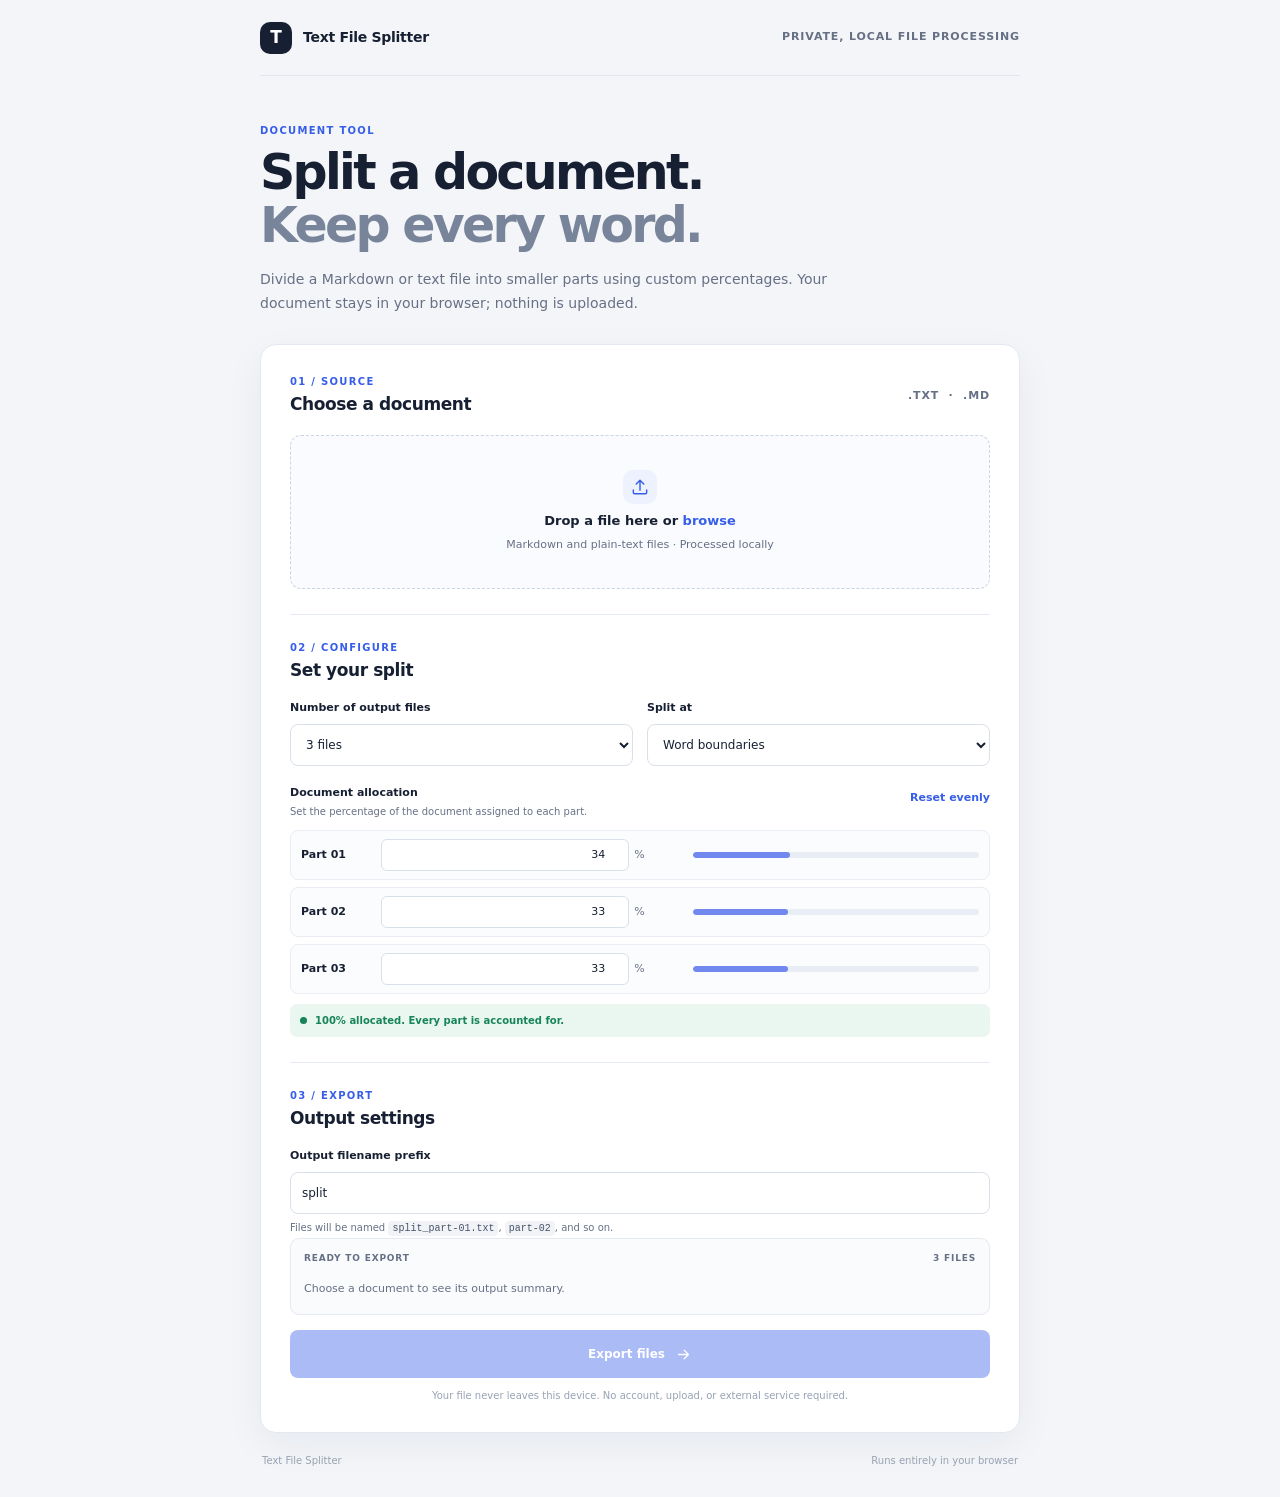
<file: index.html>
<!doctype html>
<html lang="en">
<head>
  <meta charset="utf-8">
  <meta name="viewport" content="width=device-width, initial-scale=1">
  <meta name="theme-color" content="#101827">
  <meta name="description" content="Split plain-text and Markdown documents into accurately sized parts.">
  <title>Text File Splitter</title>
  <link rel="stylesheet" href="styles.css">
  <script src="app.js" defer></script>
</head>
<body>
  <main class="app-shell">
    <header class="app-header">
      <a class="brand" href="./" aria-label="Text File Splitter home">
        <span class="brand-mark" aria-hidden="true">T</span>
        <span>Text File Splitter</span>
      </a>
      <span class="header-note">Private, local file processing</span>
    </header>
    <section class="intro">
      <p class="eyebrow">DOCUMENT TOOL</p>
      <h1>Split a document.<br><span>Keep every word.</span></h1>
      <p class="intro-copy">Divide a Markdown or text file into smaller parts using custom percentages. Your document stays in your browser; nothing is uploaded.</p>
    </section>
    <section class="workspace" aria-label="File splitting workspace">
      <div class="section-heading">
        <div><p class="step-label">01 / SOURCE</p><h2>Choose a document</h2></div>
        <span class="file-types">.TXT&nbsp; · &nbsp;.MD</span>
      </div>
      <label class="drop-zone" id="dropZone" for="fileInput">
        <input id="fileInput" type="file" accept=".txt,.md,text/plain,text/markdown">
        <span class="upload-icon" aria-hidden="true"><svg viewBox="0 0 24 24" fill="none"><path d="M12 16V4m0 0L7.5 8.5M12 4l4.5 4.5M4 15.5v3A1.5 1.5 0 0 0 5.5 20h13a1.5 1.5 0 0 0 1.5-1.5v-3" stroke="currentColor" stroke-width="1.7" stroke-linecap="round" stroke-linejoin="round"/></svg></span>
        <span class="drop-title" id="dropTitle">Drop a file here or <strong>browse</strong></span>
        <span class="drop-hint">Markdown and plain-text files · Processed locally</span>
      </label>
      <div class="file-summary" id="fileSummary" hidden>
        <div class="file-summary-main"><span class="file-badge" aria-hidden="true">TXT</span><div class="file-details"><strong id="fileName">No file selected</strong><span id="fileStats"></span></div></div>
        <button class="text-button" id="removeFile" type="button">Remove</button>
      </div>
      <p class="notice" id="fileNotice" role="status" hidden></p>
      <div class="section-divider"></div>
      <div class="section-heading"><div><p class="step-label">02 / CONFIGURE</p><h2>Set your split</h2></div></div>
      <div class="settings-grid">
        <div class="field"><label for="partCount">Number of output files</label><select id="partCount">
          <option value="2">2 files</option><option value="3" selected>3 files</option><option value="4">4 files</option><option value="5">5 files</option><option value="6">6 files</option><option value="7">7 files</option><option value="8">8 files</option><option value="9">9 files</option><option value="10">10 files</option><option value="12">12 files</option><option value="15">15 files</option><option value="20">20 files</option>
        </select></div>
        <div class="field"><label for="splitMode">Split at</label><select id="splitMode"><option value="words" selected>Word boundaries</option><option value="characters">Exact character positions</option></select></div>
      </div>
      <div class="allocation-heading"><div><label class="group-label">Document allocation</label><p class="field-help">Set the percentage of the document assigned to each part.</p></div><button class="text-button" id="resetAllocation" type="button">Reset evenly</button></div>
      <div class="allocation-list" id="allocationList"></div>
      <div class="allocation-status" id="allocationStatus" role="status" aria-live="polite"><span class="status-dot" aria-hidden="true"></span><span id="allocationMessage">Allocations must total 100%.</span></div>
      <div class="section-divider"></div>
      <div class="section-heading"><div><p class="step-label">03 / EXPORT</p><h2>Output settings</h2></div></div>
      <div class="field"><label for="filePrefix">Output filename prefix</label><input id="filePrefix" type="text" maxlength="100" value="split" autocomplete="off" spellcheck="false"><p class="field-help">Files will be named <code id="filenameExample">split_part-01.txt</code>, <code>part-02</code>, and so on.</p></div>
      <div class="export-preview" id="exportPreview"><div class="preview-heading"><span>READY TO EXPORT</span><span id="previewCount">3 FILES</span></div><div class="preview-empty" id="previewEmpty">Choose a document to see its output summary.</div><div class="preview-details" id="previewDetails" hidden></div></div>
      <button class="primary-button" id="exportButton" type="button" disabled><span>Export files</span><svg viewBox="0 0 24 24" fill="none" aria-hidden="true"><path d="M5 12h14m-6-6 6 6-6 6" stroke="currentColor" stroke-width="1.8" stroke-linecap="round" stroke-linejoin="round"/></svg></button>
      <p class="privacy-note">Your file never leaves this device. No account, upload, or external service required.</p>
      <p class="result-message" id="resultMessage" role="status" aria-live="polite" hidden></p>
    </section>
    <footer class="app-footer"><span>Text File Splitter</span><span>Runs entirely in your browser</span></footer>
  </main>
</body>
</html>
</file>
<file: styles.css>
:root {
  color-scheme: light;
  --page: #f3f5f8; --surface: #fff; --ink: #172033; --muted: #667085;
  --subtle: #98a2b3; --line: #e5e9f0; --accent: #375ee8; --accent-dark: #284bd0;
  --accent-soft: #eef2ff; --success: #16845b; --success-bg: #eaf7f0;
  --warning: #a15c12; --warning-bg: #fff5e8; --danger: #b42318;
  font-family: Inter, ui-sans-serif, system-ui, -apple-system, BlinkMacSystemFont, "Segoe UI", sans-serif;
}
* { box-sizing: border-box; }
body { margin: 0; min-width: 320px; background: var(--page); color: var(--ink); line-height: 1.5; }
button, input, select { font: inherit; } button, select { cursor: pointer; }
.app-shell { width: min(100% - 40px, 760px); margin: 0 auto; }
.app-header { height: 76px; display: flex; align-items: center; justify-content: space-between; border-bottom: 1px solid #e1e6ed; }
.brand { display: inline-flex; align-items: center; gap: 11px; color: var(--ink); font-size: 14px; font-weight: 750; letter-spacing: -.02em; text-decoration: none; }
.brand-mark { display: grid; place-items: center; width: 32px; height: 32px; border-radius: 10px; background: #172033; color: #fff; font-size: 17px; font-weight: 750; }
.header-note, .file-types { color: var(--muted); font-size: 11px; font-weight: 650; letter-spacing: .08em; text-transform: uppercase; }
.intro { padding: 47px 0 29px; }
.eyebrow, .step-label { margin: 0 0 9px; color: var(--accent); font-size: 10px; font-weight: 800; letter-spacing: .13em; }
h1 { margin: 0; font-size: clamp(35px, 7vw, 49px); line-height: 1.08; letter-spacing: -.055em; font-weight: 780; }
h1 span { color: #78849a; }
.intro-copy { max-width: 570px; margin: 15px 0 0; color: var(--muted); font-size: 14px; line-height: 1.7; }
.workspace { padding: 29px; background: var(--surface); border: 1px solid #e4e8ef; border-radius: 16px; box-shadow: 0 12px 38px rgba(26,39,67,.055); }
.section-heading { display: flex; justify-content: space-between; align-items: center; margin-bottom: 17px; }
.section-heading .step-label { margin-bottom: 3px; } h2 { margin: 0; font-size: 17px; letter-spacing: -.025em; }
.drop-zone { min-height: 154px; display: flex; flex-direction: column; justify-content: center; align-items: center; gap: 7px; padding: 20px; border: 1.5px dashed #cbd4e2; border-radius: 11px; background: #fafbfe; text-align: center; cursor: pointer; transition: border-color .16s,background .16s; }
.drop-zone:hover, .drop-zone.is-dragging { border-color: var(--accent); background: #f5f7ff; }
.drop-zone input { position: absolute; width: 1px; height: 1px; opacity: 0; overflow: hidden; }
.drop-zone:focus-within { outline: 3px solid #c7d2fe; outline-offset: 3px; }
.upload-icon { width: 34px; height: 34px; display: grid; place-items: center; color: var(--accent); background: var(--accent-soft); border-radius: 10px; }
.upload-icon svg { width: 20px; height: 20px; } .drop-title { font-size: 13px; font-weight: 650; }
.drop-title strong { color: var(--accent); } .drop-hint { color: var(--muted); font-size: 11px; }
.file-summary { display: flex; justify-content: space-between; align-items: center; gap: 12px; margin-top: 12px; padding: 12px; border: 1px solid var(--line); border-radius: 10px; }
.file-summary-main { display: flex; align-items: center; gap: 11px; min-width: 0; }
.file-badge { display: grid; place-items: center; width: 36px; height: 39px; flex: 0 0 auto; border-radius: 7px; background: var(--accent-soft); color: var(--accent); font-size: 9px; font-weight: 850; }
.file-details { min-width: 0; display: grid; gap: 2px; } .file-details strong { overflow: hidden; text-overflow: ellipsis; white-space: nowrap; font-size: 12px; }
.file-details span { color: var(--muted); font-size: 10px; }
.text-button { padding: 5px 0; border: 0; background: transparent; color: var(--accent); font-size: 11px; font-weight: 700; }
.text-button:hover { color: var(--accent-dark); text-decoration: underline; }
.notice { margin: 10px 0 0; padding: 9px 11px; border-radius: 7px; background: var(--warning-bg); color: var(--warning); font-size: 11px; }
.section-divider { height: 1px; margin: 25px 0; background: var(--line); }
.settings-grid { display: grid; grid-template-columns: 1fr 1fr; gap: 14px; }
.field label, .group-label { display: block; margin-bottom: 7px; font-size: 11px; font-weight: 750; }
.field select, .field input { width: 100%; height: 42px; padding: 0 11px; border: 1px solid #d9e0e9; border-radius: 8px; outline: none; background: #fff; color: var(--ink); font-size: 12px; }
.field select:focus, .field input:focus, .allocation-input:focus { border-color: var(--accent); box-shadow: 0 0 0 3px #e7ecff; }
.field-help { margin: 6px 0 0; color: var(--muted); font-size: 10px; line-height: 1.55; }
code { padding: 2px 4px; border-radius: 4px; background: #f1f3f7; color: #46536a; font-size: 10px; }
.allocation-heading { display: flex; align-items: flex-start; justify-content: space-between; gap: 10px; margin: 19px 0 10px; }
.allocation-heading .group-label { margin-bottom: 3px; } .allocation-heading .field-help { margin: 0; }
.allocation-list { display: grid; gap: 7px; }
.allocation-row { display: grid; grid-template-columns: 70px minmax(85px,1fr) 44px minmax(90px,1.15fr); gap: 10px; align-items: center; padding: 8px 10px; border: 1px solid #e9edf3; border-radius: 8px; background: #fbfcfe; }
.part-name { font-size: 11px; font-weight: 700; }
.allocation-input { width: 100%; min-width: 0; height: 32px; padding: 0 8px; border: 1px solid #d9e0e9; border-radius: 6px; outline: none; text-align: right; color: var(--ink); font-size: 11px; }
.percent-sign { margin-left: -5px; color: var(--muted); font-size: 11px; }
.allocation-track { height: 6px; overflow: hidden; border-radius: 99px; background: #e9edf5; }
.allocation-fill { height: 100%; border-radius: inherit; background: #7188ef; transition: width .12s; }
.allocation-status { display: flex; align-items: center; gap: 8px; margin-top: 10px; padding: 9px 10px; border-radius: 7px; background: var(--warning-bg); color: var(--warning); font-size: 10px; font-weight: 650; }
.allocation-status.is-valid { background: var(--success-bg); color: var(--success); }
.status-dot { width: 7px; height: 7px; flex: 0 0 auto; border-radius: 50%; background: currentColor; }
.export-preview { margin-top: 2px; padding: 13px; border: 1px solid var(--line); border-radius: 9px; background: #fafbfd; }
.preview-heading { display: flex; justify-content: space-between; color: var(--muted); font-size: 9px; font-weight: 800; letter-spacing: .09em; }
.preview-empty { padding: 15px 0 4px; color: var(--muted); font-size: 11px; }
.preview-details { display: grid; gap: 7px; padding-top: 12px; }
.preview-row { display: flex; justify-content: space-between; gap: 10px; color: #475467; font-size: 10px; }
.preview-row span:first-child { overflow: hidden; text-overflow: ellipsis; white-space: nowrap; }
.preview-row span:last-child { flex: 0 0 auto; color: var(--muted); }
.primary-button { width: 100%; height: 48px; display: flex; align-items: center; justify-content: center; gap: 10px; margin-top: 15px; border: 0; border-radius: 8px; background: var(--accent); color: #fff; font-size: 12px; font-weight: 750; transition: background .15s,transform .15s; }
.primary-button:hover:not(:disabled) { background: var(--accent-dark); transform: translateY(-1px); }
.primary-button:disabled { cursor: not-allowed; opacity: .42; } .primary-button svg { width: 17px; height: 17px; }
.privacy-note { margin: 10px 0 0; color: var(--subtle); text-align: center; font-size: 10px; }
.result-message { margin: 12px 0 0; padding: 10px 12px; border-radius: 7px; background: var(--success-bg); color: var(--success); font-size: 11px; }
.result-message.is-error { background: #fef0ef; color: var(--danger); }
.app-footer { display: flex; justify-content: space-between; padding: 20px 2px 30px; color: var(--subtle); font-size: 10px; }
[hidden] { display: none !important; }
@media (max-width:560px) {
  .app-shell { width: min(100% - 24px,760px); } .app-header { height: 64px; }
  .header-note { font-size: 9px; } .intro { padding: 35px 0 23px; }
  .workspace { padding: 19px 15px; border-radius: 12px; } .settings-grid { grid-template-columns: 1fr; gap: 11px; }
  .allocation-row { grid-template-columns: 58px minmax(65px,1fr) 38px minmax(55px,.9fr); gap: 7px; padding: 8px; }
  .allocation-track { height: 5px; } .app-footer { gap: 12px; font-size: 9px; }
}
@media (prefers-reduced-motion:reduce) { *,*::before,*::after { scroll-behavior: auto !important; transition-duration: .01ms !important; animation-duration: .01ms !important; } }
</file>
